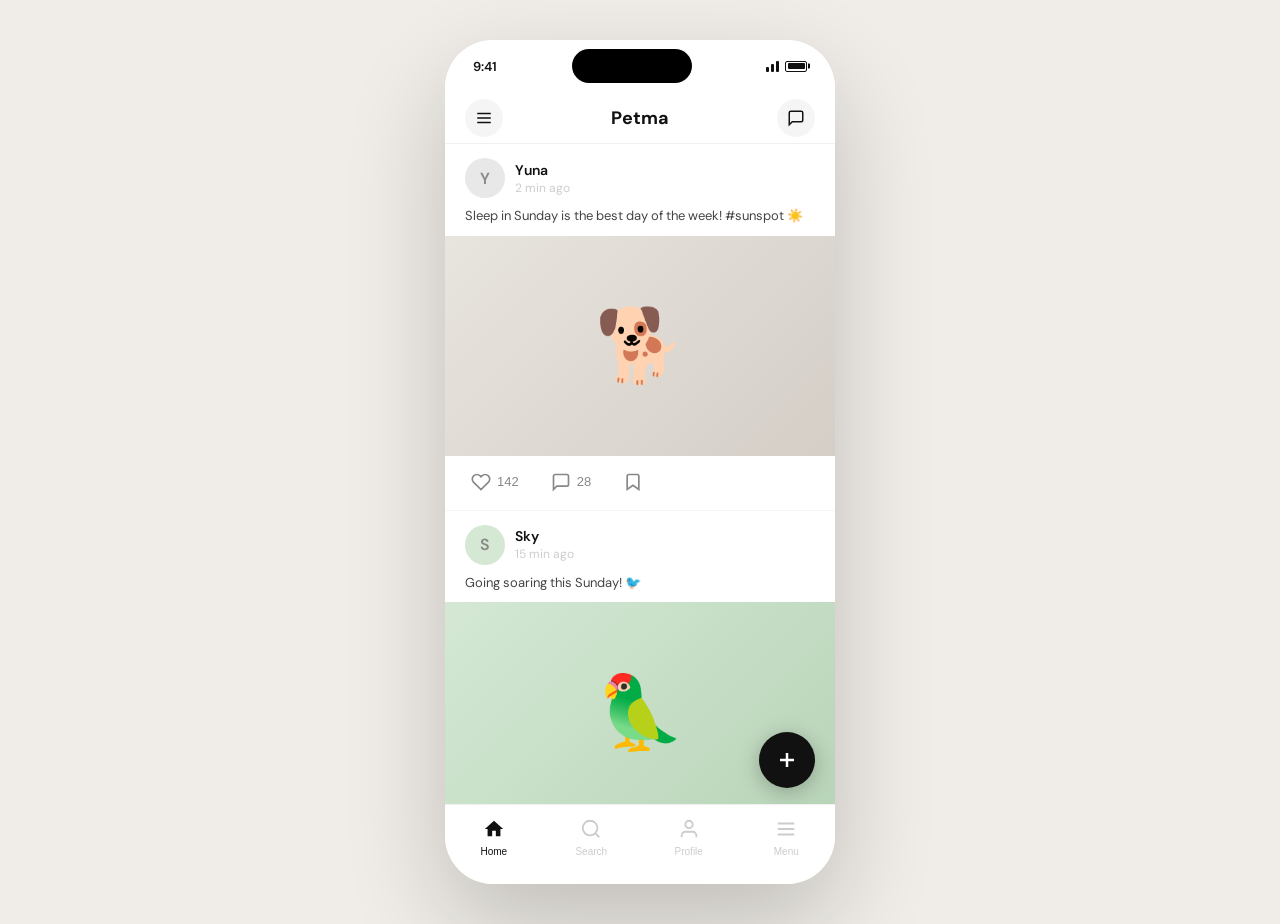
<file: index.html>
<!DOCTYPE html>
<html lang="en">
<head>
<meta charset="UTF-8">
<meta name="viewport" content="width=device-width, initial-scale=1.0">
<title>Petma App</title>
<link href="https://fonts.googleapis.com/css2?family=DM+Sans:wght@400;500;600;700&display=swap" rel="stylesheet">
<style>
  * { margin: 0; padding: 0; box-sizing: border-box; }
  body {
    font-family: 'DM Sans', sans-serif;
    background: #F0EDE8;
    display: flex;
    align-items: center;
    justify-content: center;
    min-height: 100vh;
    padding: 40px;
  }

  .phone {
    width: 390px;
    height: 844px;
    background: #fff;
    border-radius: 48px;
    overflow: hidden;
    box-shadow: 0 40px 100px rgba(0,0,0,0.2);
    display: flex;
    flex-direction: column;
    position: relative;
  }

  /* Status Bar */
  .status-bar {
    height: 52px;
    background: #fff;
    display: flex;
    align-items: center;
    justify-content: space-between;
    padding: 0 28px;
    font-size: 13px;
    font-weight: 600;
    color: #111;
    flex-shrink: 0;
    z-index: 10;
  }
  .dynamic-island {
    width: 120px; height: 34px;
    background: #000; border-radius: 20px;
  }
  .status-icons { display: flex; gap: 6px; align-items: center; }
  .signal { display: flex; gap: 2px; align-items: flex-end; }
  .signal span { background: #111; border-radius: 1px; width: 3px; }
  .signal span:nth-child(1) { height: 5px; }
  .signal span:nth-child(2) { height: 8px; }
  .signal span:nth-child(3) { height: 11px; }
  .battery {
    width: 22px; height: 11px; border: 1.5px solid #111;
    border-radius: 2px; position: relative; display: flex;
    align-items: center; padding: 1.5px;
  }
  .battery::after {
    content: ''; position: absolute; right: -4px; top: 50%;
    transform: translateY(-50%); width: 2px; height: 5px;
    background: #111; border-radius: 0 1px 1px 0;
  }
  .battery-fill { background: #111; border-radius: 1px; flex: 1; height: 100%; }

  /* Top Nav */
  .top-nav {
    height: 52px;
    display: flex;
    align-items: center;
    justify-content: space-between;
    padding: 0 20px;
    border-bottom: 1px solid #F0F0F0;
    flex-shrink: 0;
  }
  .nav-title { font-size: 18px; font-weight: 700; color: #111; }
  .icon-btn {
    width: 38px; height: 38px; border-radius: 50%;
    background: #F5F5F5; display: flex; align-items: center;
    justify-content: center; cursor: pointer; transition: background 0.15s;
    border: none; outline: none;
  }
  .icon-btn:hover { background: #EBEBEB; }
  .icon-btn:active { background: #E0E0E0; transform: scale(0.95); }
  .icon-btn svg { width: 18px; height: 18px; }

  /* Screens */
  .screen {
    display: none;
    flex-direction: column;
    flex: 1;
    overflow: hidden;
  }
  .screen.active { display: flex; }

  /* Scrollable content */
  .scroll-area {
    flex: 1;
    overflow-y: auto;
    overflow-x: hidden;
  }
  .scroll-area::-webkit-scrollbar { display: none; }

  /* Bottom Nav */
  .bottom-nav {
    height: 80px;
    display: flex;
    border-top: 1px solid #F0F0F0;
    padding-bottom: 16px;
    flex-shrink: 0;
    background: #fff;
    z-index: 10;
  }
  .nav-tab {
    flex: 1; display: flex; flex-direction: column;
    align-items: center; justify-content: center; gap: 4px;
    cursor: pointer; transition: opacity 0.15s;
    border: none; background: none; outline: none;
  }
  .nav-tab:active { opacity: 0.6; }
  .nav-tab .tab-icon { width: 26px; height: 26px; display: flex; align-items: center; justify-content: center; }
  .nav-tab .tab-label { font-size: 10px; color: #CCC; font-weight: 500; }
  .nav-tab.active .tab-label { color: #111; }

  /* ── HOME ── */
  .post { border-bottom: 1px solid #F5F5F5; padding-bottom: 8px; }
  .post-header {
    display: flex; align-items: center;
    gap: 10px; padding: 14px 20px 8px;
  }
  .avatar {
    width: 40px; height: 40px; border-radius: 50%;
    background: #E8E8E8; flex-shrink: 0;
    display: flex; align-items: center; justify-content: center;
    font-size: 16px; font-weight: 600; color: #888;
  }
  .post-user-name { font-size: 14px; font-weight: 600; color: #111; }
  .post-time { font-size: 12px; color: #CCC; margin-top: 1px; }
  .post-caption { font-size: 13px; color: #444; padding: 0 20px 10px; line-height: 1.5; }
  .post-image {
    width: 100%; height: 220px;
    display: flex; align-items: center; justify-content: center;
  }
  .pet-emoji { font-size: 72px; }
  .post-actions {
    display: flex; align-items: center;
    gap: 20px; padding: 10px 20px 4px;
  }
  .action-btn {
    display: flex; align-items: center; gap: 6px;
    background: none; border: none; cursor: pointer;
    padding: 6px; border-radius: 8px; transition: background 0.15s;
  }
  .action-btn:hover { background: #F5F5F5; }
  .action-btn:active { background: #EBEBEB; transform: scale(0.95); }
  .action-count { font-size: 13px; color: #888; font-weight: 500; }
  .fab {
    width: 56px; height: 56px; border-radius: 50%;
    background: #111; position: absolute;
    bottom: 96px; right: 20px;
    display: flex; align-items: center; justify-content: center;
    box-shadow: 0 4px 20px rgba(0,0,0,0.25);
    cursor: pointer; border: none; transition: transform 0.15s, box-shadow 0.15s;
    z-index: 5;
  }
  .fab:hover { transform: scale(1.05); box-shadow: 0 6px 24px rgba(0,0,0,0.3); }
  .fab:active { transform: scale(0.95); }

  /* ── PROFILE ── */
  .profile-cover {
    height: 140px;
    background: linear-gradient(135deg, #C9C2B8 0%, #A89E93 100%);
    position: relative; flex-shrink: 0;
  }
  .profile-avatar-wrap {
    width: 80px; height: 80px; border-radius: 50%;
    background: #D4CFC9; border: 4px solid #FFF;
    position: absolute; bottom: -40px; left: 20px;
    display: flex; align-items: center; justify-content: center;
    font-size: 32px;
  }
  .profile-edit {
    position: absolute; bottom: 12px; right: 20px;
    width: 36px; height: 36px; border-radius: 50%;
    background: rgba(255,255,255,0.9);
    display: flex; align-items: center; justify-content: center;
    cursor: pointer; border: none; transition: background 0.15s;
  }
  .profile-edit:hover { background: #fff; }
  .profile-info { padding: 50px 20px 14px; }
  .profile-name { font-size: 20px; font-weight: 700; color: #111; }
  .profile-loc { font-size: 13px; color: #AAA; margin-top: 2px; }
  .profile-stats { display: flex; gap: 28px; margin-top: 12px; }
  .stat-item { text-align: left; }
  .stat-num { font-size: 17px; font-weight: 700; color: #111; }
  .stat-lbl { font-size: 11px; color: #AAA; margin-top: 1px; }
  .profile-bio { font-size: 13px; color: #555; line-height: 1.5; margin-top: 12px; }
  .tags-row { display: flex; gap: 8px; flex-wrap: wrap; padding: 12px 20px; }
  .tag {
    background: #F5F3F0; border-radius: 20px;
    padding: 5px 13px; font-size: 12px; color: #555; font-weight: 500;
    cursor: pointer; transition: background 0.15s;
  }
  .tag:hover { background: #EAE8E4; }
  .profile-tabs { display: flex; border-bottom: 1px solid #F0F0F0; padding: 0 20px; }
  .profile-tab {
    padding: 10px 16px; font-size: 13px; font-weight: 500;
    color: #CCC; cursor: pointer; border: none; background: none;
    border-bottom: 2px solid transparent; transition: color 0.15s;
  }
  .profile-tab.active { color: #111; border-bottom: 2px solid #111; }
  .posts-grid { display: grid; grid-template-columns: 1fr 1fr 1fr; gap: 2px; }
  .grid-cell {
    aspect-ratio: 1; background: #EAE7E2;
    display: flex; align-items: center; justify-content: center;
    font-size: 32px; cursor: pointer; transition: opacity 0.15s;
  }
  .grid-cell:hover { opacity: 0.85; }

  /* ── SEARCH ── */
  .search-bar-wrap { display: flex; align-items: center; gap: 10px; padding: 10px 20px; }
  .search-input {
    flex: 1; height: 40px; background: #F5F5F5;
    border-radius: 12px; display: flex; align-items: center;
    gap: 8px; padding: 0 14px; cursor: text;
  }
  .search-ph { font-size: 14px; color: #BBB; }
  .cancel-lnk { font-size: 14px; color: #111; font-weight: 500; cursor: pointer; }
  .cancel-lnk:hover { opacity: 0.7; }
  .filter-row { display: flex; gap: 8px; padding: 0 20px 12px; overflow: hidden; }
  .chip {
    background: #F5F3F0; border-radius: 20px; padding: 5px 14px;
    font-size: 12px; color: #555; font-weight: 500;
    cursor: pointer; white-space: nowrap; border: none;
    transition: background 0.15s, color 0.15s;
  }
  .chip.active { background: #111; color: #fff; }
  .chip:hover:not(.active) { background: #EAE8E4; }
  .section-head { font-size: 14px; font-weight: 700; color: #111; padding: 4px 20px 8px; }
  .search-grid { display: grid; grid-template-columns: 1fr 1fr; gap: 6px; padding: 0 20px 12px; }
  .search-cell {
    aspect-ratio: 1; border-radius: 12px; background: #EAE7E2;
    display: flex; align-items: center; justify-content: center;
    font-size: 36px; cursor: pointer; transition: opacity 0.15s;
  }
  .search-cell:hover { opacity: 0.85; }

  /* ── MENU ── */
  .menu-user {
    display: flex; align-items: center; gap: 14px;
    padding: 20px; border-bottom: 1px solid #F0F0F0;
  }
  .menu-avatar {
    width: 54px; height: 54px; border-radius: 50%;
    background: #D4CFC9; display: flex; align-items: center;
    justify-content: center; font-size: 26px;
  }
  .menu-user-name { font-size: 16px; font-weight: 700; color: #111; }
  .menu-user-handle { font-size: 13px; color: #AAA; margin-top: 2px; }
  .menu-item {
    display: flex; align-items: center; gap: 16px;
    padding: 16px 20px; border-bottom: 1px solid #F5F5F5;
    cursor: pointer; transition: background 0.15s;
  }
  .menu-item:hover { background: #FAFAFA; }
  .menu-item:active { background: #F0F0F0; }
  .menu-icon {
    width: 42px; height: 42px; border-radius: 12px;
    background: #F5F3F0; display: flex; align-items: center; justify-content: center;
    flex-shrink: 0;
  }
  .menu-icon svg { width: 20px; height: 20px; }
  .menu-item-label { font-size: 15px; font-weight: 500; color: #111; }
  .menu-item-sub { font-size: 12px; color: #AAA; margin-top: 1px; }
  .menu-arrow { margin-left: auto; font-size: 18px; color: #CCC; }
  .back-btn {
    display: flex; align-items: center; gap: 6px;
    font-size: 14px; color: #888; font-weight: 500;
    cursor: pointer; background: none; border: none;
    padding: 4px 8px; border-radius: 8px; transition: background 0.15s;
  }
  .back-btn:hover { background: #F5F5F5; }
</style>
</head>
<body>

<div class="phone" id="app">

  <!-- Status Bar (always visible) -->
  <div class="status-bar">
    <span>9:41</span>
    <div class="dynamic-island"></div>
    <div class="status-icons">
      <div class="signal"><span></span><span></span><span></span></div>
      <div class="battery"><div class="battery-fill"></div></div>
    </div>
  </div>

  <!-- ══ HOME SCREEN ══ -->
  <div class="screen active" id="screen-home">
    <div class="top-nav">
      <button class="icon-btn" onclick="goTo('menu')">
        <svg viewBox="0 0 24 24" fill="none" stroke="#111" stroke-width="2"><line x1="3" y1="6" x2="21" y2="6"/><line x1="3" y1="12" x2="21" y2="12"/><line x1="3" y1="18" x2="21" y2="18"/></svg>
      </button>
      <div class="nav-title">Petma</div>
      <button class="icon-btn">
        <svg viewBox="0 0 24 24" fill="none" stroke="#111" stroke-width="2"><path d="M21 15a2 2 0 0 1-2 2H7l-4 4V5a2 2 0 0 1 2-2h14a2 2 0 0 1 2 2z"/></svg>
      </button>
    </div>
    <div class="scroll-area">
      <div class="post">
        <div class="post-header">
          <div class="avatar">Y</div>
          <div>
            <div class="post-user-name">Yuna</div>
            <div class="post-time">2 min ago</div>
          </div>
        </div>
        <div class="post-caption">Sleep in Sunday is the best day of the week! #sunspot ☀️</div>
        <div class="post-image" style="background: linear-gradient(135deg,#E8E4DE,#D4CEC7)"><span class="pet-emoji">🐕</span></div>
        <div class="post-actions">
          <button class="action-btn" onclick="toggleLike(this)">
            <svg id="heart1" width="20" height="20" viewBox="0 0 24 24" fill="none" stroke="#888" stroke-width="2"><path d="M20.84 4.61a5.5 5.5 0 0 0-7.78 0L12 5.67l-1.06-1.06a5.5 5.5 0 0 0-7.78 7.78l1.06 1.06L12 21.23l7.78-7.78 1.06-1.06a5.5 5.5 0 0 0 0-7.78z"/></svg>
            <span class="action-count">142</span>
          </button>
          <button class="action-btn">
            <svg width="20" height="20" viewBox="0 0 24 24" fill="none" stroke="#888" stroke-width="2"><path d="M21 15a2 2 0 0 1-2 2H7l-4 4V5a2 2 0 0 1 2-2h14a2 2 0 0 1 2 2z"/></svg>
            <span class="action-count">28</span>
          </button>
          <button class="action-btn">
            <svg width="20" height="20" viewBox="0 0 24 24" fill="none" stroke="#888" stroke-width="2"><path d="M19 21l-7-5-7 5V5a2 2 0 0 1 2-2h10a2 2 0 0 1 2 2z"/></svg>
          </button>
        </div>
      </div>
      <div class="post">
        <div class="post-header">
          <div class="avatar" style="background:#D4E8D4">S</div>
          <div>
            <div class="post-user-name">Sky</div>
            <div class="post-time">15 min ago</div>
          </div>
        </div>
        <div class="post-caption">Going soaring this Sunday! 🐦</div>
        <div class="post-image" style="background: linear-gradient(135deg,#D4E8D4,#B8D4B8)"><span class="pet-emoji">🦜</span></div>
        <div class="post-actions">
          <button class="action-btn" onclick="toggleLike(this)">
            <svg width="20" height="20" viewBox="0 0 24 24" fill="none" stroke="#888" stroke-width="2"><path d="M20.84 4.61a5.5 5.5 0 0 0-7.78 0L12 5.67l-1.06-1.06a5.5 5.5 0 0 0-7.78 7.78l1.06 1.06L12 21.23l7.78-7.78 1.06-1.06a5.5 5.5 0 0 0 0-7.78z"/></svg>
            <span class="action-count">87</span>
          </button>
          <button class="action-btn">
            <svg width="20" height="20" viewBox="0 0 24 24" fill="none" stroke="#888" stroke-width="2"><path d="M21 15a2 2 0 0 1-2 2H7l-4 4V5a2 2 0 0 1 2-2h14a2 2 0 0 1 2 2z"/></svg>
            <span class="action-count">11</span>
          </button>
          <button class="action-btn">
            <svg width="20" height="20" viewBox="0 0 24 24" fill="none" stroke="#888" stroke-width="2"><path d="M19 21l-7-5-7 5V5a2 2 0 0 1 2-2h10a2 2 0 0 1 2 2z"/></svg>
          </button>
        </div>
      </div>
      <div class="post">
        <div class="post-header">
          <div class="avatar" style="background:#E8D4D4">T</div>
          <div>
            <div class="post-user-name">Thea</div>
            <div class="post-time">1 hour ago</div>
          </div>
        </div>
        <div class="post-caption">MFWI's Sunday night and I have to go back to work in the morning. 😿</div>
        <div class="post-image" style="background: linear-gradient(135deg,#E8D4E8,#D4B8D4)"><span class="pet-emoji">🐱</span></div>
        <div class="post-actions">
          <button class="action-btn" onclick="toggleLike(this)">
            <svg width="20" height="20" viewBox="0 0 24 24" fill="none" stroke="#888" stroke-width="2"><path d="M20.84 4.61a5.5 5.5 0 0 0-7.78 0L12 5.67l-1.06-1.06a5.5 5.5 0 0 0-7.78 7.78l1.06 1.06L12 21.23l7.78-7.78 1.06-1.06a5.5 5.5 0 0 0 0-7.78z"/></svg>
            <span class="action-count">203</span>
          </button>
          <button class="action-btn">
            <svg width="20" height="20" viewBox="0 0 24 24" fill="none" stroke="#888" stroke-width="2"><path d="M21 15a2 2 0 0 1-2 2H7l-4 4V5a2 2 0 0 1 2-2h14a2 2 0 0 1 2 2z"/></svg>
            <span class="action-count">54</span>
          </button>
          <button class="action-btn">
            <svg width="20" height="20" viewBox="0 0 24 24" fill="none" stroke="#888" stroke-width="2"><path d="M19 21l-7-5-7 5V5a2 2 0 0 1 2-2h10a2 2 0 0 1 2 2z"/></svg>
          </button>
        </div>
      </div>
    </div>
    <button class="fab" onclick="alert('Create new post!')">
      <svg width="24" height="24" viewBox="0 0 24 24" fill="none" stroke="#fff" stroke-width="2.5"><line x1="12" y1="5" x2="12" y2="19"/><line x1="5" y1="12" x2="19" y2="12"/></svg>
    </button>
    <div class="bottom-nav">
      <button class="nav-tab active" onclick="goTo('home')">
        <div class="tab-icon"><svg width="22" height="22" viewBox="0 0 24 24" fill="#111"><path d="M10 20v-6h4v6h5v-8h3L12 3 2 12h3v8z"/></svg></div>
        <span class="tab-label active">Home</span>
      </button>
      <button class="nav-tab" onclick="goTo('search')">
        <div class="tab-icon"><svg width="22" height="22" viewBox="0 0 24 24" fill="none" stroke="#CCC" stroke-width="2"><circle cx="11" cy="11" r="8"/><line x1="21" y1="21" x2="16.65" y2="16.65"/></svg></div>
        <span class="tab-label">Search</span>
      </button>
      <button class="nav-tab" onclick="goTo('profile')">
        <div class="tab-icon"><svg width="22" height="22" viewBox="0 0 24 24" fill="none" stroke="#CCC" stroke-width="2"><path d="M20 21v-2a4 4 0 0 0-4-4H8a4 4 0 0 0-4 4v2"/><circle cx="12" cy="7" r="4"/></svg></div>
        <span class="tab-label">Profile</span>
      </button>
      <button class="nav-tab" onclick="goTo('menu')">
        <div class="tab-icon"><svg width="22" height="22" viewBox="0 0 24 24" fill="none" stroke="#CCC" stroke-width="2"><line x1="3" y1="6" x2="21" y2="6"/><line x1="3" y1="12" x2="21" y2="12"/><line x1="3" y1="18" x2="21" y2="18"/></svg></div>
        <span class="tab-label">Menu</span>
      </button>
    </div>
  </div>

  <!-- ══ PROFILE SCREEN ══ -->
  <div class="screen" id="screen-profile">
    <div class="top-nav">
      <div class="nav-title">Profile</div>
      <button class="icon-btn">
        <svg viewBox="0 0 24 24" fill="none" stroke="#111" stroke-width="2"><circle cx="12" cy="12" r="3"/><path d="M19.4 15a1.65 1.65 0 0 0 .33 1.82l.06.06a2 2 0 0 1-2.83 2.83l-.06-.06a1.65 1.65 0 0 0-1.82-.33 1.65 1.65 0 0 0-1 1.51V21a2 2 0 0 1-4 0v-.09A1.65 1.65 0 0 0 9 19.4a1.65 1.65 0 0 0-1.82.33l-.06.06a2 2 0 0 1-2.83-2.83l.06-.06A1.65 1.65 0 0 0 4.68 15a1.65 1.65 0 0 0-1.51-1H3a2 2 0 0 1 0-4h.09A1.65 1.65 0 0 0 4.6 9a1.65 1.65 0 0 0-.33-1.82l-.06-.06a2 2 0 0 1 2.83-2.83l.06.06A1.65 1.65 0 0 0 9 4.68a1.65 1.65 0 0 0 1-1.51V3a2 2 0 0 1 4 0v.09a1.65 1.65 0 0 0 1 1.51 1.65 1.65 0 0 0 1.82-.33l.06-.06a2 2 0 0 1 2.83 2.83l-.06.06A1.65 1.65 0 0 0 19.4 9a1.65 1.65 0 0 0 1.51 1H21a2 2 0 0 1 0 4h-.09a1.65 1.65 0 0 0-1.51 1z"/></svg>
      </button>
    </div>
    <div class="scroll-area">
      <div class="profile-cover">
        <div class="profile-avatar-wrap">🐾</div>
        <button class="profile-edit">
          <svg width="16" height="16" viewBox="0 0 24 24" fill="none" stroke="#111" stroke-width="2"><path d="M11 4H4a2 2 0 0 0-2 2v14a2 2 0 0 0 2 2h14a2 2 0 0 0 2-2v-7"/><path d="M18.5 2.5a2.121 2.121 0 0 1 3 3L12 15l-4 1 1-4 9.5-9.5z"/></svg>
        </button>
      </div>
      <div class="profile-info">
        <div class="profile-name">First Last</div>
        <div class="profile-loc">San Francisco · @firstlast</div>
        <div class="profile-stats">
          <div class="stat-item"><div class="stat-num">194</div><div class="stat-lbl">Following</div></div>
          <div class="stat-item"><div class="stat-num">611</div><div class="stat-lbl">Followers</div></div>
          <div class="stat-item"><div class="stat-num">48</div><div class="stat-lbl">Posts</div></div>
        </div>
        <div class="profile-bio">Pets should be able to customize their profile description to tell other pets about themselves.</div>
      </div>
      <div class="tags-row">
        <div class="tag">friendly</div><div class="tag">exploring</div>
        <div class="tag">eating</div><div class="tag">napping</div><div class="tag">fetch</div>
      </div>
      <div class="profile-tabs">
        <button class="profile-tab active" onclick="switchTab(this)">My posts</button>
        <button class="profile-tab" onclick="switchTab(this)">Likes</button>
        <button class="profile-tab" onclick="switchTab(this)">Bookmarks</button>
      </div>
      <div class="posts-grid">
        <div class="grid-cell">🐕</div><div class="grid-cell">🐱</div><div class="grid-cell">🐰</div>
        <div class="grid-cell">🦜</div><div class="grid-cell">🐹</div><div class="grid-cell">🐾</div>
      </div>
    </div>
    <div class="bottom-nav">
      <button class="nav-tab" onclick="goTo('home')"><div class="tab-icon"><svg width="22" height="22" viewBox="0 0 24 24" fill="none" stroke="#CCC" stroke-width="2"><path d="M3 9l9-7 9 7v11a2 2 0 0 1-2 2H5a2 2 0 0 1-2-2z"/><polyline points="9 22 9 12 15 12 15 22"/></svg></div><span class="tab-label">Home</span></button>
      <button class="nav-tab" onclick="goTo('search')"><div class="tab-icon"><svg width="22" height="22" viewBox="0 0 24 24" fill="none" stroke="#CCC" stroke-width="2"><circle cx="11" cy="11" r="8"/><line x1="21" y1="21" x2="16.65" y2="16.65"/></svg></div><span class="tab-label">Search</span></button>
      <button class="nav-tab active" onclick="goTo('profile')"><div class="tab-icon"><svg width="22" height="22" viewBox="0 0 24 24" fill="#111"><path d="M12 12c2.7 0 4.8-2.1 4.8-4.8S14.7 2.4 12 2.4 7.2 4.5 7.2 7.2 9.3 12 12 12zm0 2.4c-3.2 0-9.6 1.6-9.6 4.8v2.4h19.2v-2.4c0-3.2-6.4-4.8-9.6-4.8z"/></svg></div><span class="tab-label active">Profile</span></button>
      <button class="nav-tab" onclick="goTo('menu')"><div class="tab-icon"><svg width="22" height="22" viewBox="0 0 24 24" fill="none" stroke="#CCC" stroke-width="2"><line x1="3" y1="6" x2="21" y2="6"/><line x1="3" y1="12" x2="21" y2="12"/><line x1="3" y1="18" x2="21" y2="18"/></svg></div><span class="tab-label">Menu</span></button>
    </div>
  </div>

  <!-- ══ SEARCH SCREEN ══ -->
  <div class="screen" id="screen-search">
    <div class="top-nav">
      <div class="nav-title">Search</div>
      <span class="cancel-lnk" onclick="goTo('home')">Cancel</span>
    </div>
    <div class="scroll-area">
      <div class="search-bar-wrap">
        <div class="search-input">
          <svg width="16" height="16" viewBox="0 0 24 24" fill="none" stroke="#AAA" stroke-width="2"><circle cx="11" cy="11" r="8"/><line x1="21" y1="21" x2="16.65" y2="16.65"/></svg>
          <span class="search-ph">Search for tags and users</span>
        </div>
      </div>
      <div class="filter-row">
        <button class="chip active" onclick="toggleChip(this)">friendly</button>
        <button class="chip" onclick="toggleChip(this)">exploring</button>
        <button class="chip" onclick="toggleChip(this)">eating</button>
        <button class="chip" onclick="toggleChip(this)">napping</button>
        <button class="chip" onclick="toggleChip(this)">fetch</button>
      </div>
      <div class="section-head">Pets you follow</div>
      <div class="search-grid">
        <div class="search-cell">🐕</div><div class="search-cell">🐱</div>
      </div>
      <div class="section-head">Trending</div>
      <div class="search-grid">
        <div class="search-cell">🐰</div><div class="search-cell">🦜</div>
      </div>
      <div class="section-head">New</div>
      <div class="search-grid">
        <div class="search-cell">🐹</div><div class="search-cell">🐶</div>
      </div>
      <div class="section-head">Suggested for you</div>
      <div class="search-grid">
        <div class="search-cell">🐈</div><div class="search-cell">🐾</div>
      </div>
    </div>
    <div class="bottom-nav">
      <button class="nav-tab" onclick="goTo('home')"><div class="tab-icon"><svg width="22" height="22" viewBox="0 0 24 24" fill="none" stroke="#CCC" stroke-width="2"><path d="M3 9l9-7 9 7v11a2 2 0 0 1-2 2H5a2 2 0 0 1-2-2z"/><polyline points="9 22 9 12 15 12 15 22"/></svg></div><span class="tab-label">Home</span></button>
      <button class="nav-tab active" onclick="goTo('search')"><div class="tab-icon"><svg width="22" height="22" viewBox="0 0 24 24" fill="#111"><path d="M15.5 14h-.79l-.28-.27A6.471 6.471 0 0 0 16 9.5 6.5 6.5 0 1 0 9.5 16c1.61 0 3.09-.59 4.23-1.57l.27.28v.79l5 4.99L20.49 19l-4.99-5zm-6 0C7.01 14 5 11.99 5 9.5S7.01 5 9.5 5 14 7.01 14 9.5 11.99 14 9.5 14z"/></svg></div><span class="tab-label active">Search</span></button>
      <button class="nav-tab" onclick="goTo('profile')"><div class="tab-icon"><svg width="22" height="22" viewBox="0 0 24 24" fill="none" stroke="#CCC" stroke-width="2"><path d="M20 21v-2a4 4 0 0 0-4-4H8a4 4 0 0 0-4 4v2"/><circle cx="12" cy="7" r="4"/></svg></div><span class="tab-label">Profile</span></button>
      <button class="nav-tab" onclick="goTo('menu')"><div class="tab-icon"><svg width="22" height="22" viewBox="0 0 24 24" fill="none" stroke="#CCC" stroke-width="2"><line x1="3" y1="6" x2="21" y2="6"/><line x1="3" y1="12" x2="21" y2="12"/><line x1="3" y1="18" x2="21" y2="18"/></svg></div><span class="tab-label">Menu</span></button>
    </div>
  </div>

  <!-- ══ MENU SCREEN ══ -->
  <div class="screen" id="screen-menu">
    <div class="top-nav">
      <button class="back-btn" onclick="goTo('home')">
        <svg width="18" height="18" viewBox="0 0 24 24" fill="none" stroke="#888" stroke-width="2"><polyline points="15 18 9 12 15 6"/></svg>
        Back
      </button>
    </div>
    <div class="scroll-area">
      <div class="menu-user">
        <div class="menu-avatar">🐾</div>
        <div>
          <div class="menu-user-name">First Last</div>
          <div class="menu-user-handle">@firstlast</div>
        </div>
      </div>
      <div class="menu-item" onclick="goTo('home')">
        <div class="menu-icon"><svg viewBox="0 0 24 24" fill="none" stroke="#555" stroke-width="2"><path d="M3 9l9-7 9 7v11a2 2 0 0 1-2 2H5a2 2 0 0 1-2-2z"/><polyline points="9 22 9 12 15 12 15 22"/></svg></div>
        <div><div class="menu-item-label">Home</div><div class="menu-item-sub">Your feed</div></div>
        <div class="menu-arrow">›</div>
      </div>
      <div class="menu-item" onclick="goTo('profile')">
        <div class="menu-icon"><svg viewBox="0 0 24 24" fill="none" stroke="#555" stroke-width="2"><path d="M20 21v-2a4 4 0 0 0-4-4H8a4 4 0 0 0-4 4v2"/><circle cx="12" cy="7" r="4"/></svg></div>
        <div><div class="menu-item-label">Profile</div><div class="menu-item-sub">Your page</div></div>
        <div class="menu-arrow">›</div>
      </div>
      <div class="menu-item" onclick="alert('3 new notifications!')">
        <div class="menu-icon"><svg viewBox="0 0 24 24" fill="none" stroke="#555" stroke-width="2"><path d="M18 8A6 6 0 0 0 6 8c0 7-3 9-3 9h18s-3-2-3-9"/><path d="M13.73 21a2 2 0 0 1-3.46 0"/></svg></div>
        <div><div class="menu-item-label">Notifications</div><div class="menu-item-sub">3 new</div></div>
        <div class="menu-arrow">›</div>
      </div>
      <div class="menu-item" onclick="alert('Settings coming soon!')">
        <div class="menu-icon"><svg viewBox="0 0 24 24" fill="none" stroke="#555" stroke-width="2"><circle cx="12" cy="12" r="3"/><path d="M19.4 15a1.65 1.65 0 0 0 .33 1.82l.06.06a2 2 0 0 1-2.83 2.83l-.06-.06a1.65 1.65 0 0 0-1.82-.33 1.65 1.65 0 0 0-1 1.51V21a2 2 0 0 1-4 0v-.09A1.65 1.65 0 0 0 9 19.4a1.65 1.65 0 0 0-1.82.33l-.06.06a2 2 0 0 1-2.83-2.83l.06-.06A1.65 1.65 0 0 0 4.68 15a1.65 1.65 0 0 0-1.51-1H3a2 2 0 0 1 0-4h.09A1.65 1.65 0 0 0 4.6 9a1.65 1.65 0 0 0-.33-1.82l-.06-.06a2 2 0 0 1 2.83-2.83l.06.06A1.65 1.65 0 0 0 9 4.68a1.65 1.65 0 0 0 1-1.51V3a2 2 0 0 1 4 0v.09a1.65 1.65 0 0 0 1 1.51 1.65 1.65 0 0 0 1.82-.33l.06-.06a2 2 0 0 1 2.83 2.83l-.06.06A1.65 1.65 0 0 0 19.4 9a1.65 1.65 0 0 0 1.51 1H21a2 2 0 0 1 0 4h-.09a1.65 1.65 0 0 0-1.51 1z"/></svg></div>
        <div><div class="menu-item-label">Settings</div><div class="menu-item-sub">App preferences</div></div>
        <div class="menu-arrow">›</div>
      </div>
      <div class="menu-item" onclick="goTo('search')">
        <div class="menu-icon"><svg viewBox="0 0 24 24" fill="none" stroke="#555" stroke-width="2"><circle cx="11" cy="11" r="8"/><line x1="21" y1="21" x2="16.65" y2="16.65"/></svg></div>
        <div><div class="menu-item-label">Search</div><div class="menu-item-sub">Find pets & tags</div></div>
        <div class="menu-arrow">›</div>
      </div>
      <div class="menu-item" onclick="alert('Messaging coming soon!')">
        <div class="menu-icon"><svg viewBox="0 0 24 24" fill="none" stroke="#555" stroke-width="2"><path d="M21 15a2 2 0 0 1-2 2H7l-4 4V5a2 2 0 0 1 2-2h14a2 2 0 0 1 2 2z"/></svg></div>
        <div><div class="menu-item-label">Messaging</div><div class="menu-item-sub">Chat with friends</div></div>
        <div class="menu-arrow">›</div>
      </div>
    </div>
  </div>

</div>

<script>
  function goTo(screenId) {
    document.querySelectorAll('.screen').forEach(s => s.classList.remove('active'));
    document.getElementById('screen-' + screenId).classList.add('active');
  }

  function toggleLike(btn) {
    const svg = btn.querySelector('svg');
    const count = btn.querySelector('.action-count');
    const liked = svg.getAttribute('fill') === '#E24B4A';
    svg.setAttribute('fill', liked ? 'none' : '#E24B4A');
    svg.setAttribute('stroke', liked ? '#888' : '#E24B4A');
    count.textContent = parseInt(count.textContent) + (liked ? -1 : 1);
    btn.style.transform = 'scale(1.2)';
    setTimeout(() => btn.style.transform = '', 150);
  }

  function toggleChip(chip) {
    chip.classList.toggle('active');
  }

  function switchTab(tab) {
    document.querySelectorAll('.profile-tab').forEach(t => t.classList.remove('active'));
    tab.classList.add('active');
  }
</script>
</body>
</html>
</file>
